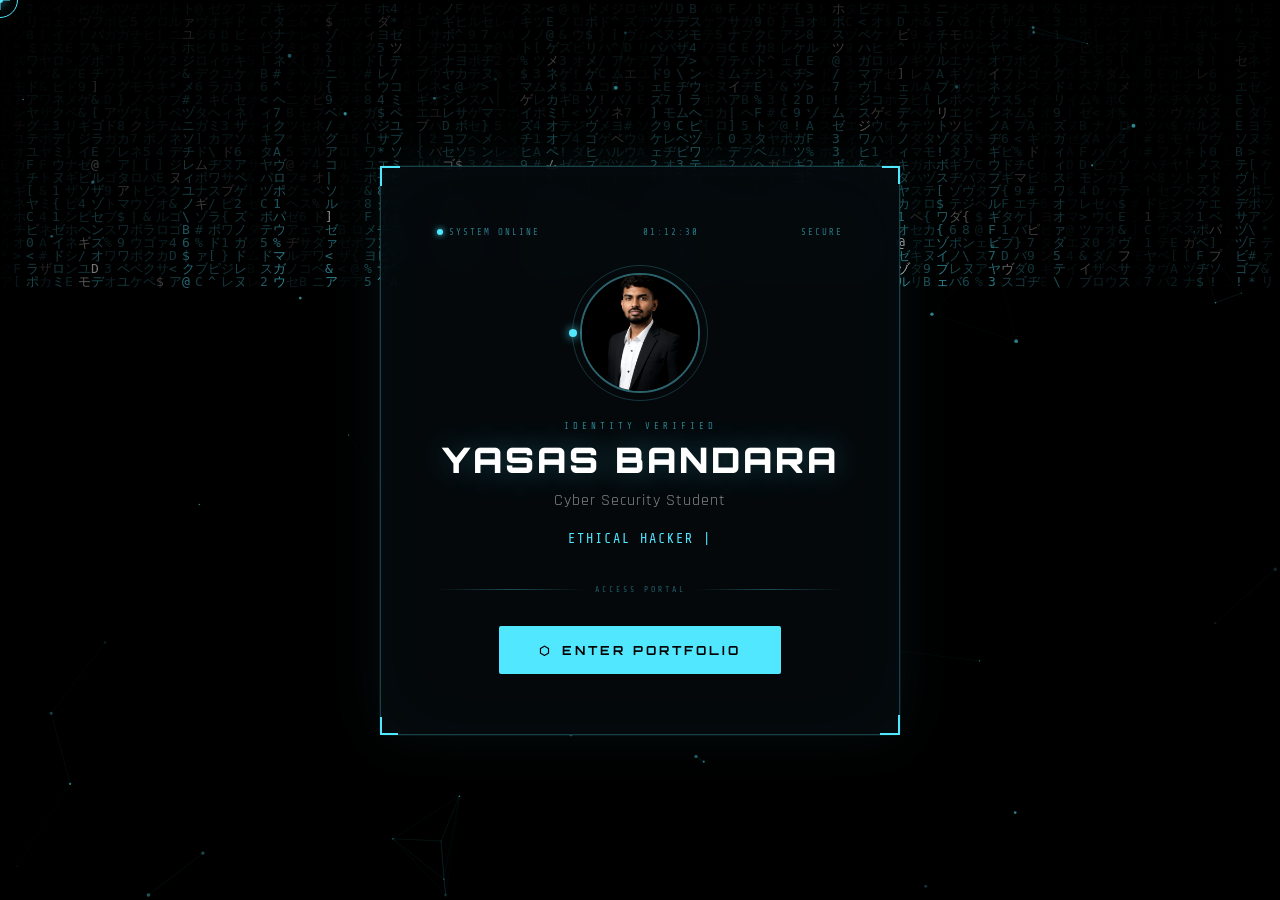
<file: index.html>
<!DOCTYPE html>
<html lang="en">
<head>
  <meta charset="UTF-8">
  <meta name="viewport" content="width=device-width, initial-scale=1.0">
  <title>Yasas Bandara</title>
  <link href="https://fonts.googleapis.com/css2?family=Share+Tech+Mono&family=Orbitron:wght@400;700;900&family=Rajdhani:wght@300;400;600&display=swap" rel="stylesheet">
  <link rel="stylesheet" href="style.css">
</head>
<body>

<!-- Cursors -->
<div id="cursor-outer"></div>
<div id="cursor-inner"></div>
<div id="cursor-crosshair"></div>

<!-- BG layers -->
<canvas id="matrixCanvas"></canvas>
<canvas id="particleCanvas"></canvas>
<div class="vignette"></div>
<div class="scanlines"></div>

<!-- Card -->
<div class="wrapper">
  <div class="card">
    <div class="corner-br"></div>
    <div class="corner-tr"></div>

    <div class="status-bar">
      <span><span class="status-dot"></span>SYSTEM ONLINE</span>
      <span id="liveTime">00:00:00</span>
      <span>SECURE</span>
    </div>

    <div class="avatar-wrap">
      <img src="Gemini_Generated_Image_unk3enunk3enunk3.png" alt="Yasas Bandara">
      <div class="avatar-ring"></div>
      <div class="avatar-scan"></div>
    </div>

    <div class="sys-label">IDENTITY VERIFIED</div>
    <div class="name">YASAS BANDARA</div>
    <div class="tagline">Cyber Security Student</div>

    <div class="type-wrap" id="typeTarget"></div>

    <div class="divider"><span>ACCESS PORTAL</span></div>

    <button class="btn" onclick="enterSite()">
      <span class="btn-icon">⬡</span>
      ENTER PORTFOLIO
    </button>

<!-- Loader -->
<div id="loader">
  <div class="loader-inner">
    <div class="loader-title" data-text="LOADING...">LOADING...</div>
    <div class="loader-log" id="loaderLog">Initializing...</div>
    <div class="progress-track"><div id="progressFill"></div></div>
    <div id="progressPct">0%</div>
  </div>
</div>

<script src="script.js"></script>
</body>
</html>
</file>
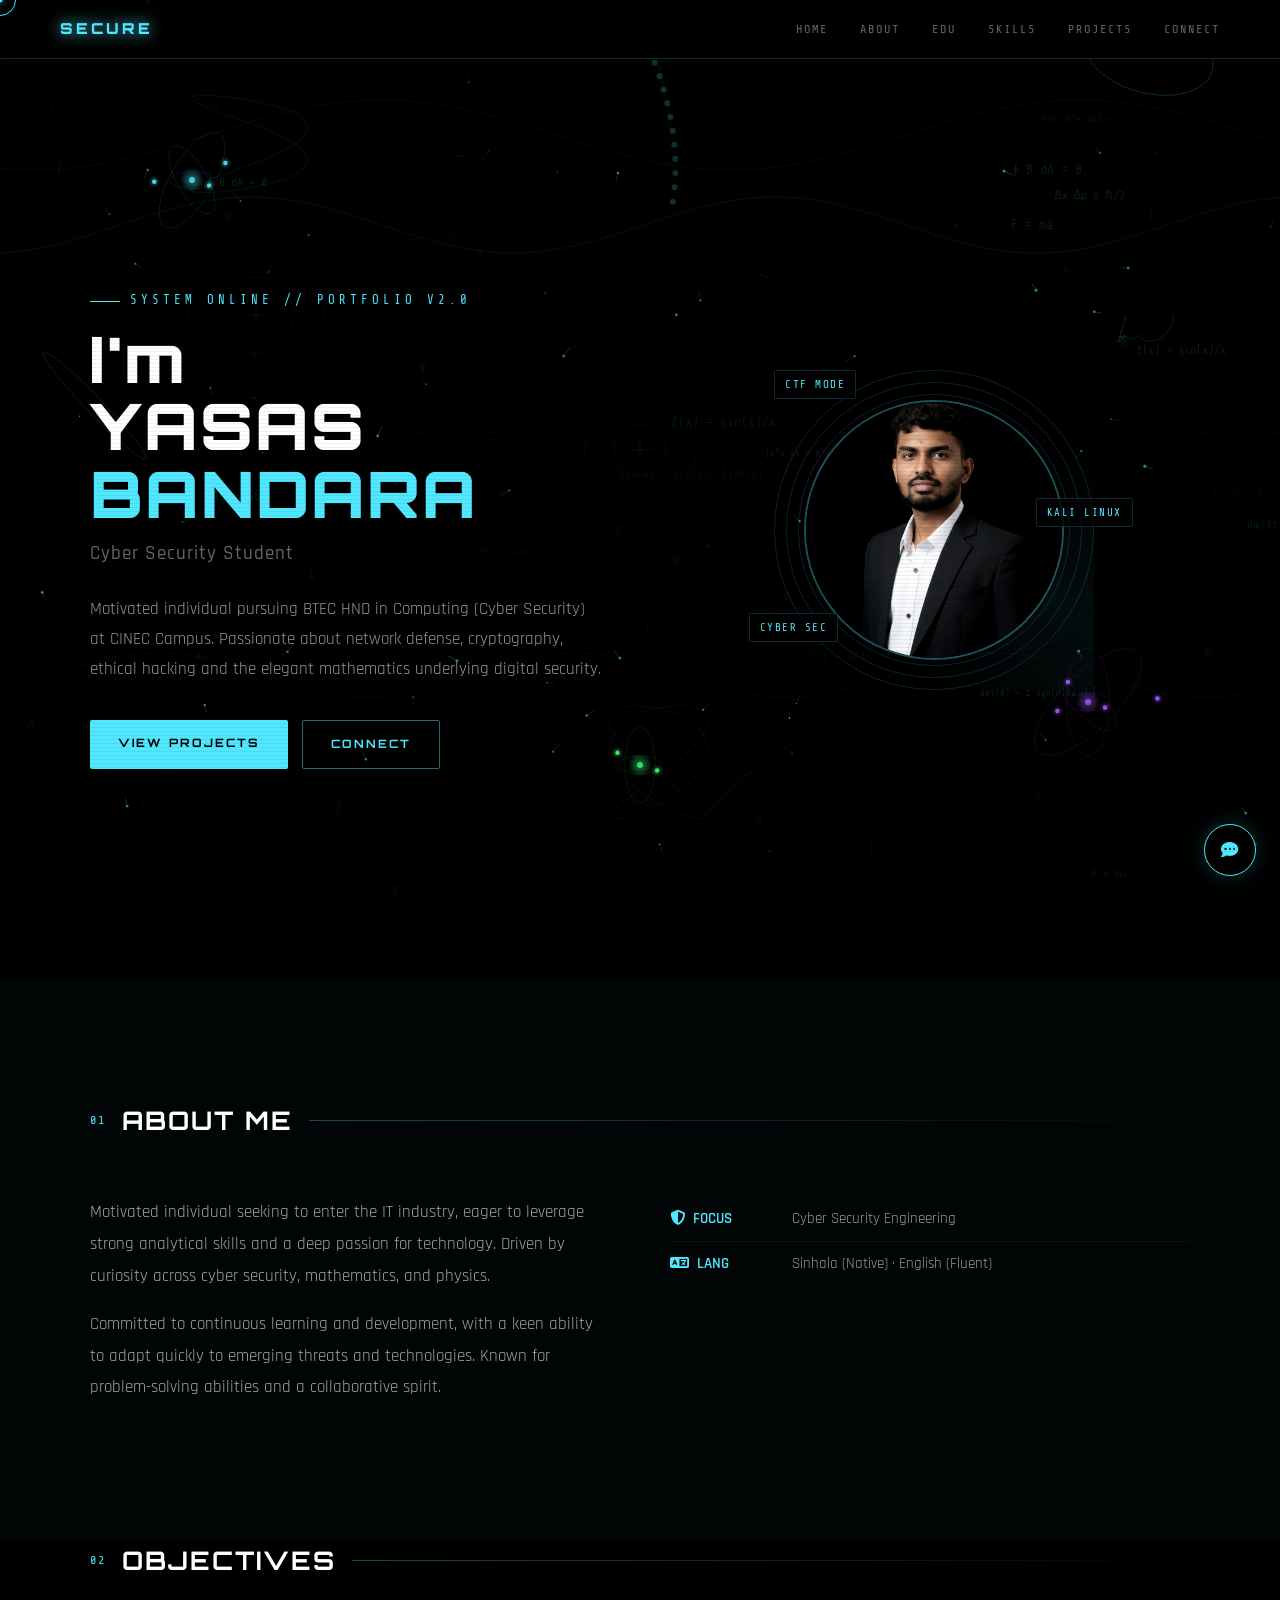
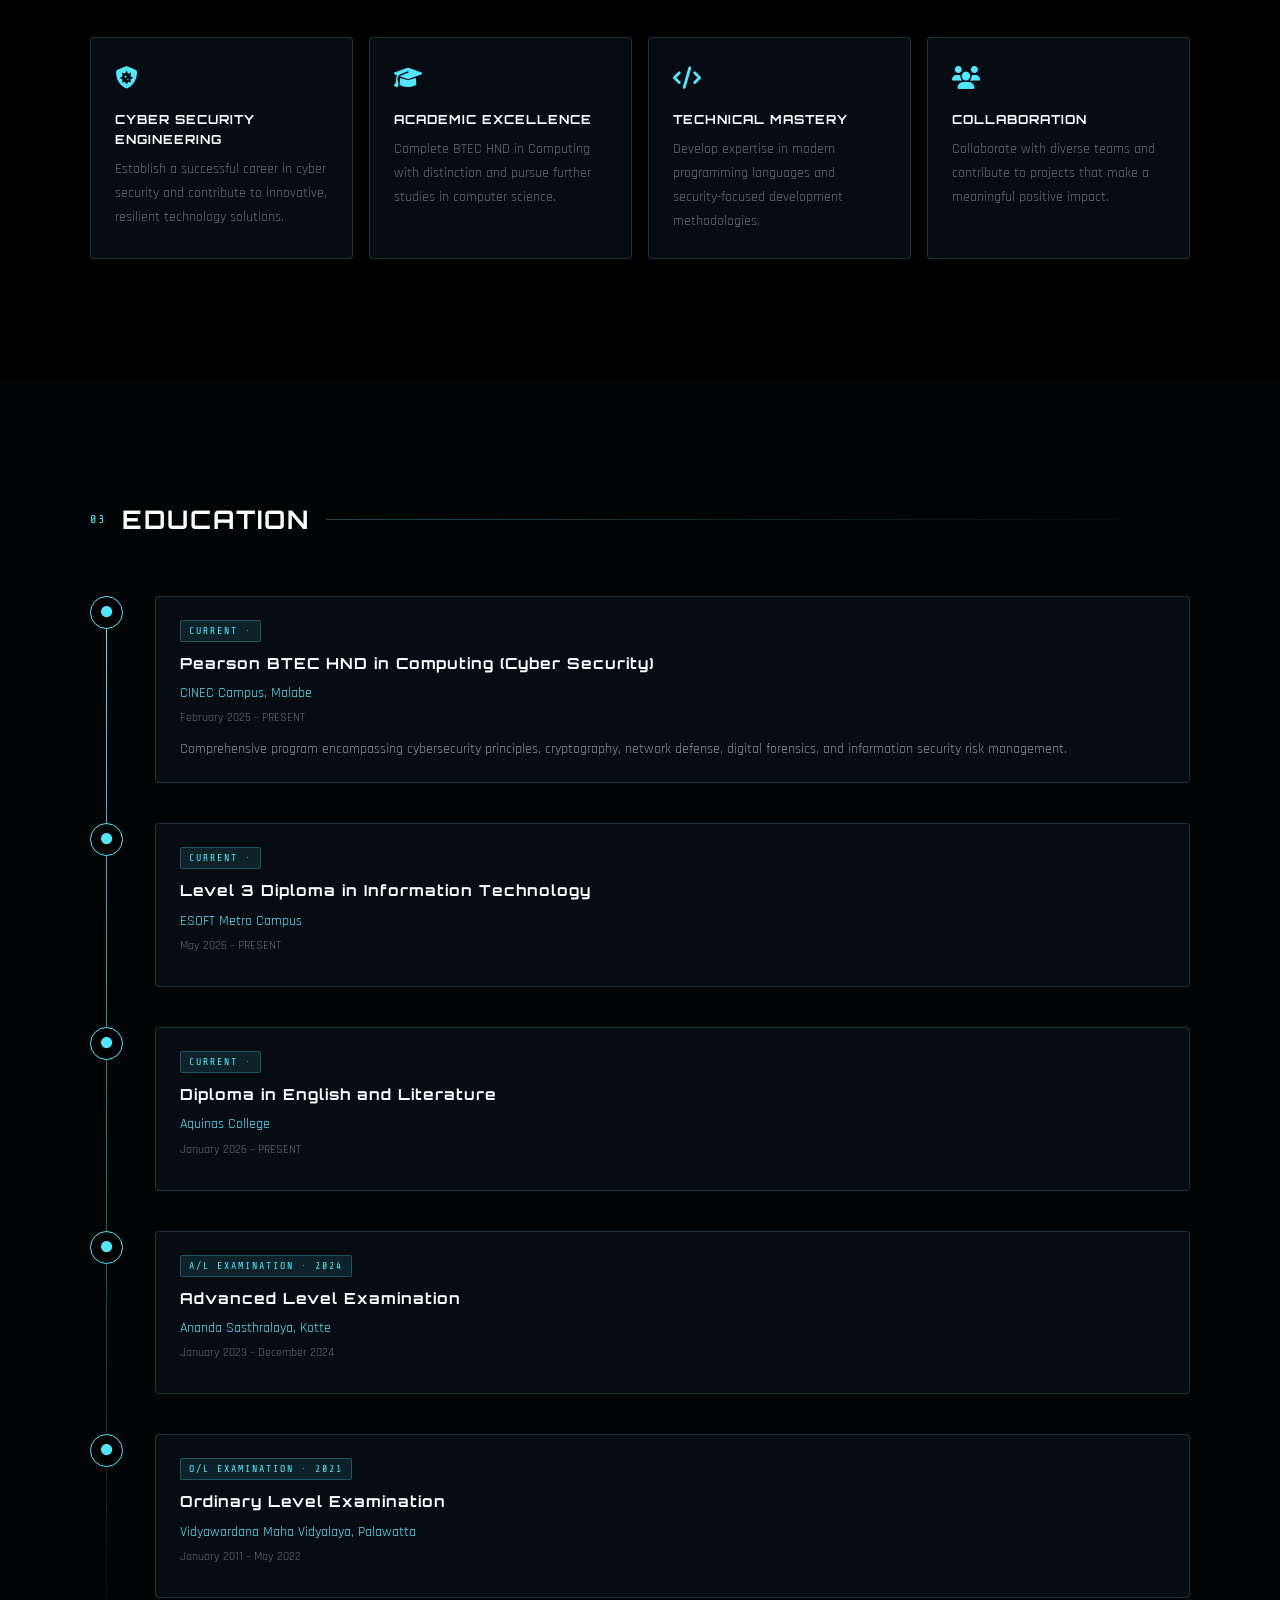
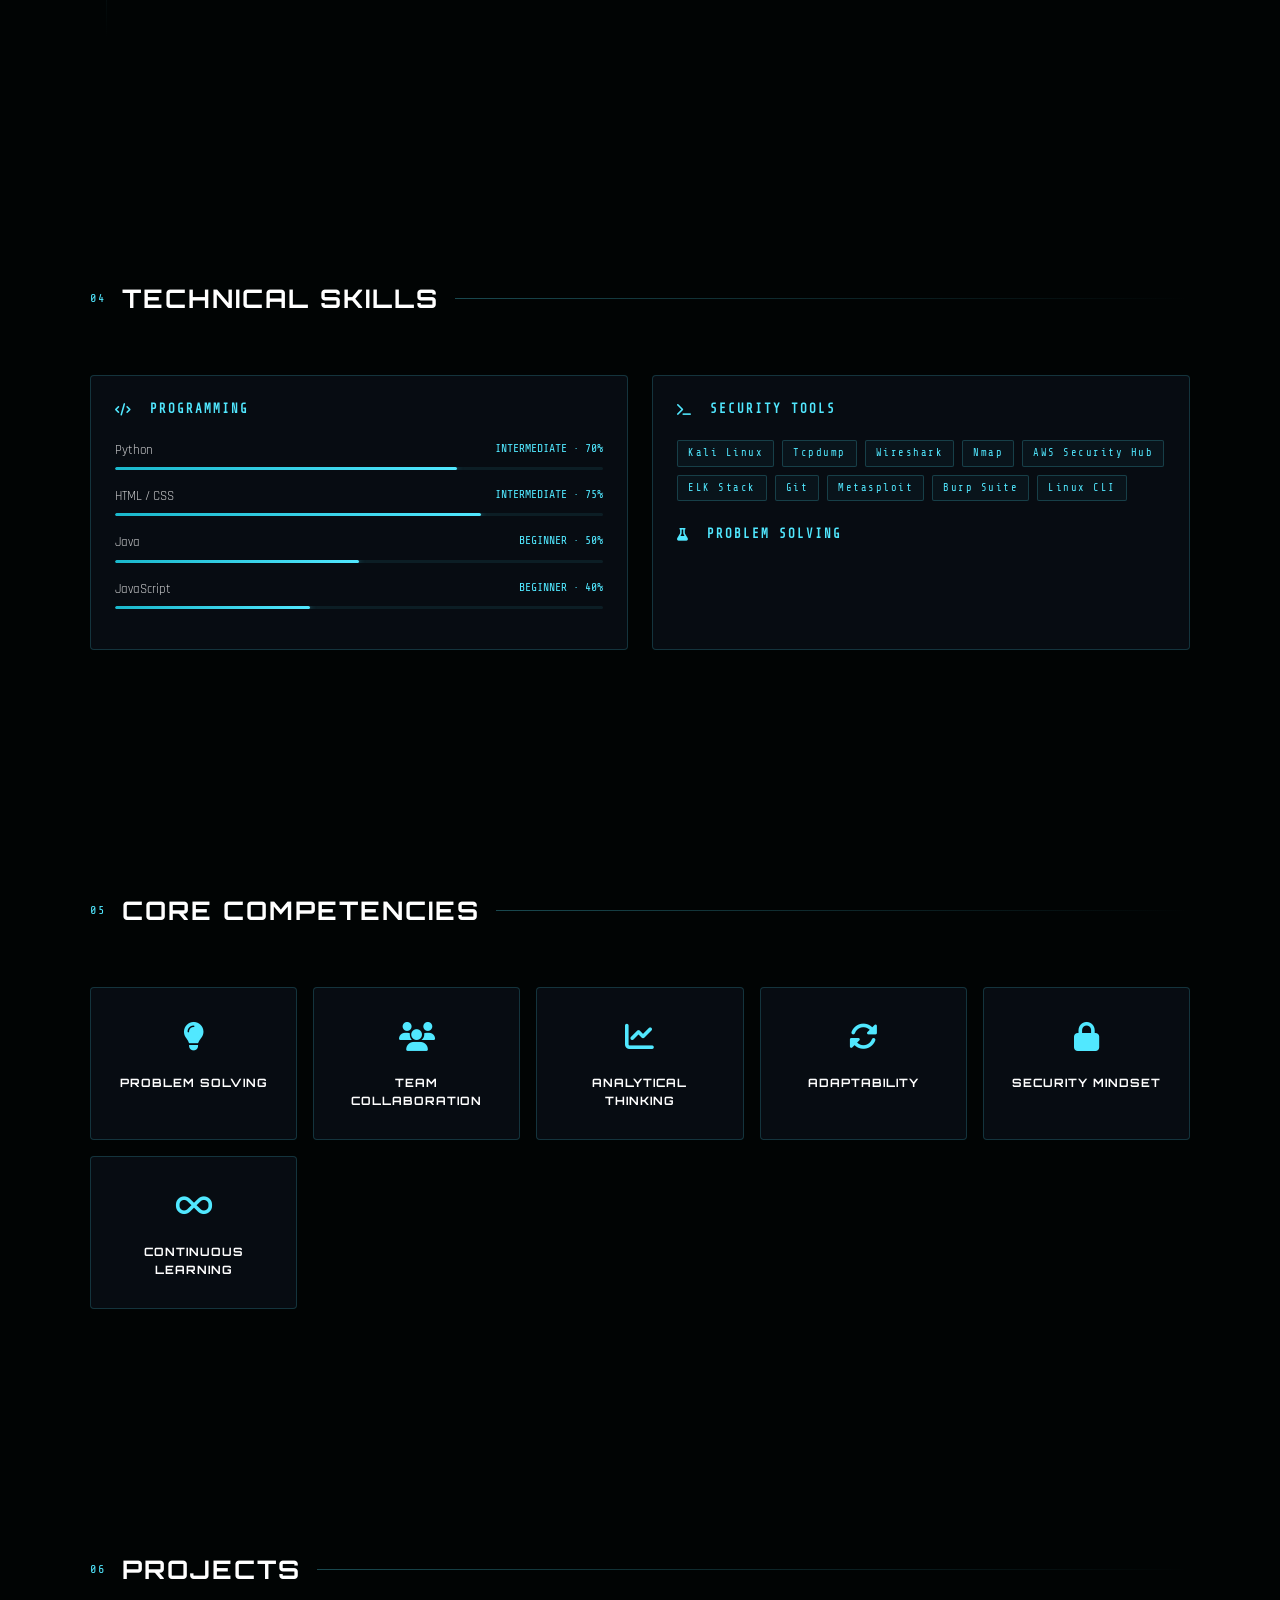
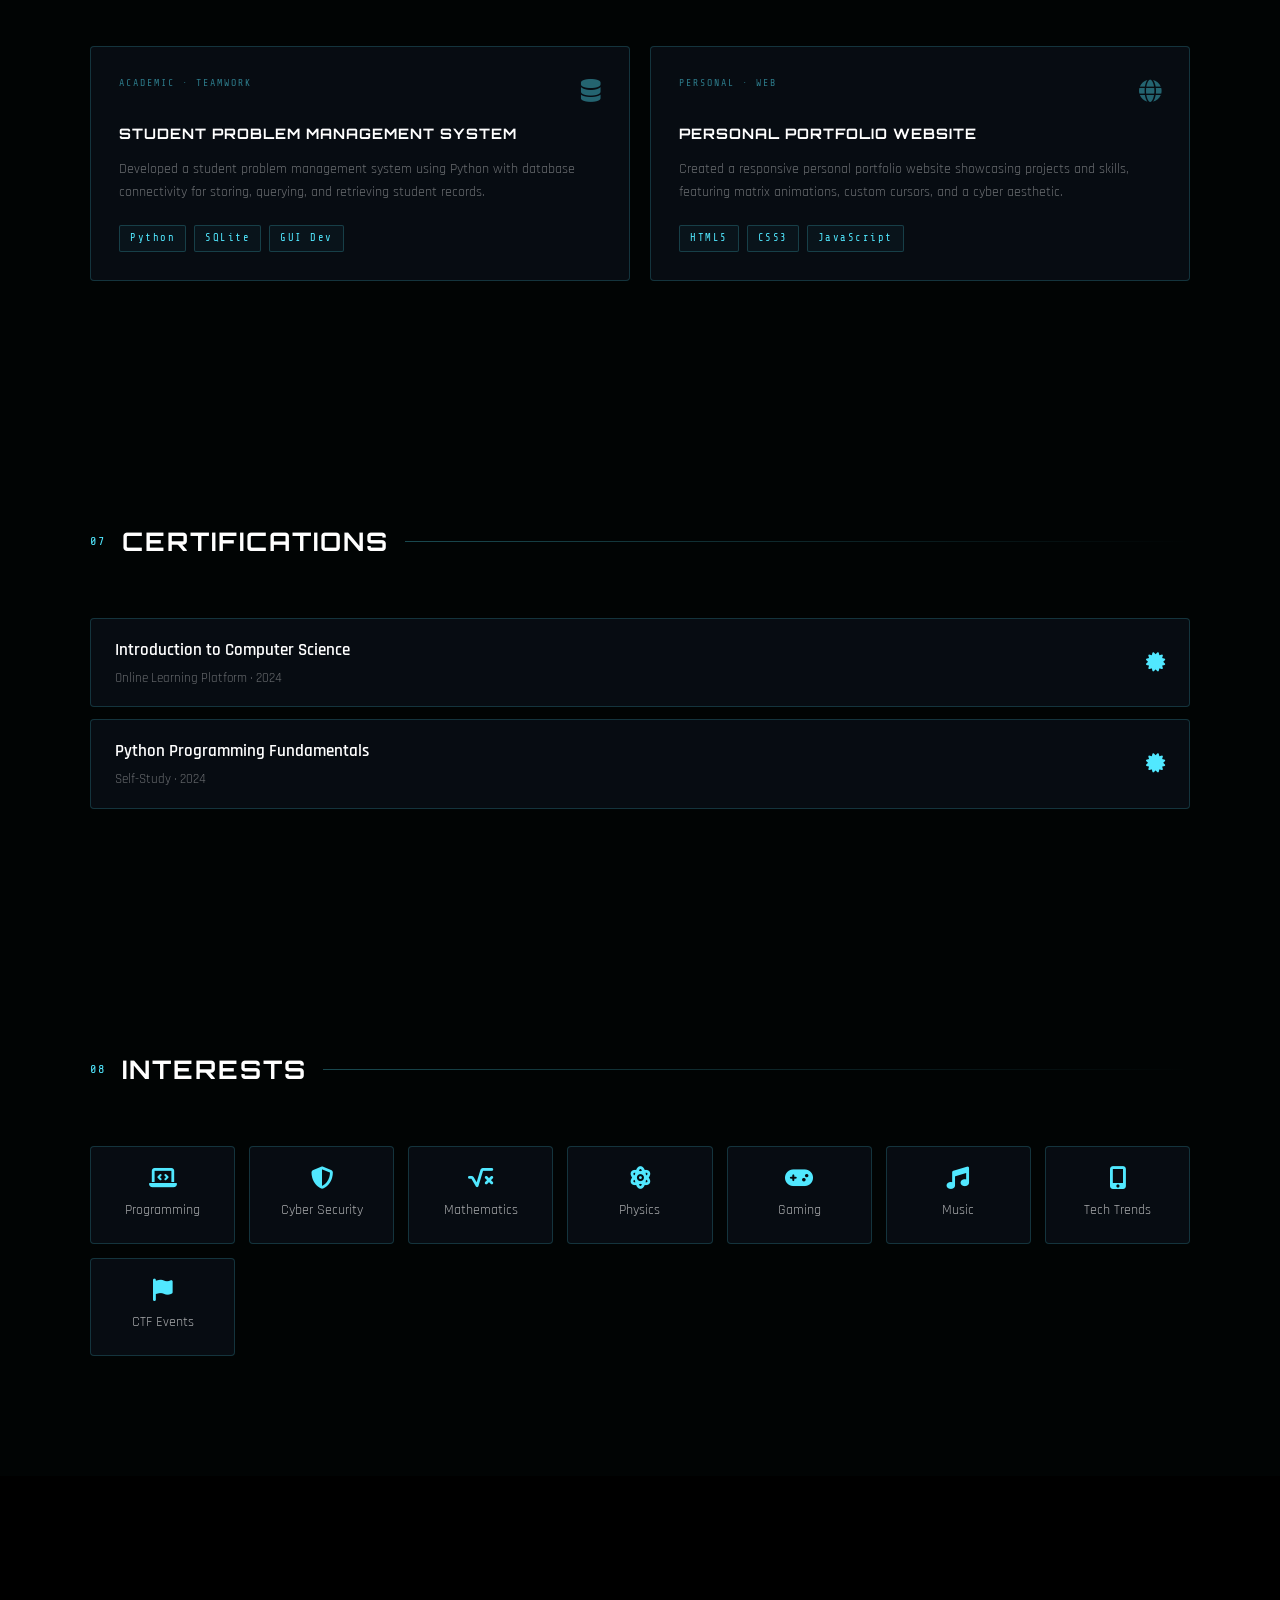
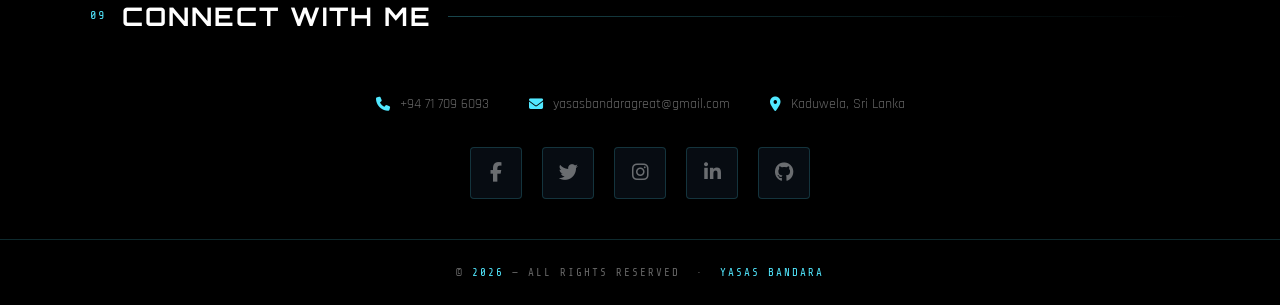
<file: Profile.html>
<!DOCTYPE html>
<html lang="en">
<head>
  <meta charset="UTF-8">
  <meta name="viewport" content="width=device-width, initial-scale=1.0">
  <title>Yasas Bandara — Portfolio</title>
  <link href="https://fonts.googleapis.com/css2?family=Share+Tech+Mono&family=Orbitron:wght@400;700;900&family=Rajdhani:wght@300;400;500;600;700&display=swap" rel="stylesheet">
  <link rel="stylesheet" href="https://cdn.jsdelivr.net/npm/@fortawesome/fontawesome-free@6.4.0/css/all.min.css">
  <link rel="stylesheet" href="style_profile.css">
</head>
<body>

<!-- Cursors -->
<div id="cur-o"></div>
<div id="cur-i"></div>

<!-- BG canvas -->
<canvas id="bgCanvas"></canvas>

<!-- NAV -->
<nav>
  <div class="nav-logo">SECURE</div>
  <div class="ham" id="ham" onclick="toggleMenu()">
    <span></span><span></span><span></span>
  </div>
  <ul class="nav-links" id="navLinks">
    <li><a href="#hero">HOME</a></li>
    <li><a href="#about">ABOUT</a></li>
    <li><a href="#education">EDU</a></li>
    <li><a href="#skills">SKILLS</a></li>
    <li><a href="#projects">PROJECTS</a></li>
    <li><a href="#connect">CONNECT</a></li>
  </ul>
</nav>

<main>

<!-- ── HERO ── -->
<section id="hero">
  <div class="hero-inner">
    <div class="hero-text">
      <div class="hero-tag">SYSTEM ONLINE // PORTFOLIO V2.0</div>
      <h1 class="hero-name">I'm<br>YASAS<br><span>BANDARA</span></h1>
      <div class="hero-title">Cyber Security Student</div>
      <p class="hero-desc">
        Motivated individual pursuing BTEC HND in Computing (Cyber Security) at CINEC Campus.
        Passionate about network defense, cryptography, ethical hacking and the elegant mathematics underlying digital security.
      </p>
      <div class="hero-btns">
        <a href="#projects" class="btn-primary">VIEW PROJECTS</a>
        <a href="#connect" class="btn-outline">CONNECT</a>
      </div>
    </div>
    <div class="hero-visual">
      <div class="hex-wrap">
        <div class="hex-bg"></div>
        <div class="hex-ring"></div>
        <div class="hex-ring"></div>
        <div class="hex-ring"></div>
        <div class="avatar-hex">
          <img src="Gemini_Generated_Image_unk3enunk3enunk3.png" alt="Yasas Bandara">
          <div class="avatar-scan-line"></div>
        </div>
        <div class="float-tag">CYBER SEC</div>
        <div class="float-tag">KALI LINUX</div>
        <div class="float-tag">CTF MODE</div>
      </div>
    </div>
  </div>
</section>

<!-- ── ABOUT ── -->
<section id="about">
  <div class="section-inner">
    <div class="sec-head reveal">
      <span class="sec-num">01</span>
      <h2 class="sec-title">ABOUT ME</h2>
      <div class="sec-line"></div>
    </div>
    <div class="about-grid reveal">
      <div class="about-text">
        <p>Motivated individual seeking to enter the IT industry, eager to leverage strong analytical skills and a deep passion for technology. Driven by curiosity across cyber security, mathematics, and physics.</p>
        <p>Committed to continuous learning and development, with a keen ability to adapt quickly to emerging threats and technologies. Known for problem-solving abilities and a collaborative spirit.</p>
      </div>
      <div>
        <ul class="info-list">
          <li><span class="info-key"><i class="fas fa-shield-alt"></i> &nbsp;FOCUS</span><span class="info-val">Cyber Security Engineering</span></li>
          <li><span class="info-key"><i class="fas fa-language"></i> &nbsp;LANG</span><span class="info-val">Sinhala (Native) · English (Fluent)</span></li>
        </ul>
      </div>
    </div>
  </div>
</section>

<!-- ── OBJECTIVES ── -->
<section id="objectives" style="padding-top:0">
  <div class="section-inner">
    <div class="sec-head reveal">
      <span class="sec-num">02</span>
      <h2 class="sec-title">OBJECTIVES</h2>
      <div class="sec-line"></div>
    </div>
    <div class="obj-grid reveal">
      <div class="obj-card">
        <div class="obj-icon"><i class="fas fa-shield-virus"></i></div>
        <h3>CYBER SECURITY ENGINEERING</h3>
        <p>Establish a successful career in cyber security and contribute to innovative, resilient technology solutions.</p>
      </div>
      <div class="obj-card">
        <div class="obj-icon"><i class="fas fa-graduation-cap"></i></div>
        <h3>ACADEMIC EXCELLENCE</h3>
        <p>Complete BTEC HND in Computing with distinction and pursue further studies in computer science.</p>
      </div>
      <div class="obj-card">
        <div class="obj-icon"><i class="fas fa-code"></i></div>
        <h3>TECHNICAL MASTERY</h3>
        <p>Develop expertise in modern programming languages and security-focused development methodologies.</p>
      </div>
      <div class="obj-card">
        <div class="obj-icon"><i class="fas fa-users"></i></div>
        <h3>COLLABORATION</h3>
        <p>Collaborate with diverse teams and contribute to projects that make a meaningful positive impact.</p>
      </div>
    </div>
  </div>
</section>

<!-- ── EDUCATION ── -->
<section id="education">
  <div class="section-inner">
    <div class="sec-head reveal">
      <span class="sec-num">03</span>
      <h2 class="sec-title">EDUCATION</h2>
      <div class="sec-line"></div>
    </div>
    <div class="edu-timeline">

      <div class="edu-item reveal">
        <div class="edu-dot"><i class="fas fa-circle"></i></div>
        <div class="edu-card">
          <div class="edu-badge">CURRENT ·</div>
          <h3>Pearson BTEC HND in Computing (Cyber Security)</h3>
          <div class="edu-inst">CINEC Campus, Malabe</div>
          <div class="edu-date">February 2025 – PRESENT</div>
          <div class="edu-desc">Comprehensive program encompassing cybersecurity principles, cryptography, network defense, digital forensics, and information security risk management.</div>
        </div>
      </div>

      <div class="edu-item reveal">
        <div class="edu-dot"><i class="fas fa-circle"></i></div>
        <div class="edu-card">
          <div class="edu-badge">CURRENT ·</div>
          <h3>Level 3 Diploma in Information Technology</h3>
          <div class="edu-inst">ESOFT Metro Campus</div>
          <div class="edu-date">May 2026 – PRESENT</div>
        </div>
      </div>

      <div class="edu-item reveal">
        <div class="edu-dot"><i class="fas fa-circle"></i></div>
        <div class="edu-card">
          <div class="edu-badge">CURRENT ·</div>
          <h3>Diploma in English and Literature</h3>
          <div class="edu-inst">Aquinas College</div>
          <div class="edu-date">January 2026 – PRESENT</div>
        </div>
      </div>

      <div class="edu-item reveal">
        <div class="edu-dot"><i class="fas fa-circle"></i></div>
        <div class="edu-card">
          <div class="edu-badge">A/L EXAMINATION · 2024</div>
          <h3>Advanced Level Examination</h3>
          <div class="edu-inst">Ananda Sasthralaya, Kotte</div>
          <div class="edu-date">January 2023 – December 2024</div>
        </div>
      </div>

      <div class="edu-item reveal">
        <div class="edu-dot"><i class="fas fa-circle"></i></div>
        <div class="edu-card">
          <div class="edu-badge">O/L EXAMINATION · 2021</div>
          <h3>Ordinary Level Examination</h3>
          <div class="edu-inst">Vidyawardana Maha Vidyalaya, Palawatta</div>
          <div class="edu-date">January 2011 – May 2022</div>
        </div>
      </div>

    </div>
  </div>
</section>

<!-- ── SKILLS ── -->
<section id="skills" style="background:rgba(81,232,255,0.015)">
  <div class="section-inner">
    <div class="sec-head reveal">
      <span class="sec-num">04</span>
      <h2 class="sec-title">TECHNICAL SKILLS</h2>
      <div class="sec-line"></div>
    </div>
    <div class="skills-grid reveal">
      <div class="skill-box">
        <h3><i class="fas fa-code"></i> &nbsp;PROGRAMMING</h3>
        <div class="skill-row">
          <div class="skill-info"><span class="skill-name">Python</span><span class="skill-level">INTERMEDIATE · 70%</span></div>
          <div class="skill-track"><div class="skill-fill" data-w="70"></div></div>
        </div>
        <div class="skill-row">
          <div class="skill-info"><span class="skill-name">HTML / CSS</span><span class="skill-level">INTERMEDIATE · 75%</span></div>
          <div class="skill-track"><div class="skill-fill" data-w="75"></div></div>
        </div>
        <div class="skill-row">
          <div class="skill-info"><span class="skill-name">Java</span><span class="skill-level">BEGINNER · 50%</span></div>
          <div class="skill-track"><div class="skill-fill" data-w="50"></div></div>
        </div>
        <div class="skill-row">
          <div class="skill-info"><span class="skill-name">JavaScript</span><span class="skill-level">BEGINNER · 40%</span></div>
          <div class="skill-track"><div class="skill-fill" data-w="40"></div></div>
        </div>
      </div>
      <div class="skill-box">
        <h3><i class="fas fa-terminal"></i> &nbsp;SECURITY TOOLS</h3>
        <div class="tool-pills">
          <span class="pill">Kali Linux</span>
          <span class="pill">Tcpdump</span>
          <span class="pill">Wireshark</span>
          <span class="pill">Nmap</span>
          <span class="pill">AWS Security Hub</span>
          <span class="pill">ELK Stack</span>
          <span class="pill">Git</span>
          <span class="pill">Metasploit</span>
          <span class="pill">Burp Suite</span>
          <span class="pill">Linux CLI</span>
        </div>
        <h3 style="margin-top:24px"><i class="fas fa-flask"></i> &nbsp;PROBLEM SOLVING</h3>
      </div>
    </div>
  </div>
</section>

<!-- ── COMPETENCIES ── -->
<section id="competencies">
  <div class="section-inner">
    <div class="sec-head reveal">
      <span class="sec-num">05</span>
      <h2 class="sec-title">CORE COMPETENCIES</h2>
      <div class="sec-line"></div>
    </div>
    <div class="comp-grid reveal">
      <div class="comp-card">
        <div class="comp-icon"><i class="fas fa-lightbulb"></i></div>
        <h3>PROBLEM SOLVING</h3>
      </div>
      <div class="comp-card">
        <div class="comp-icon"><i class="fas fa-users"></i></div>
        <h3>TEAM COLLABORATION</h3>
      </div>
      <div class="comp-card">
        <div class="comp-icon"><i class="fas fa-chart-line"></i></div>
        <h3>ANALYTICAL THINKING</h3>
      </div>
      <div class="comp-card">
        <div class="comp-icon"><i class="fas fa-sync-alt"></i></div>
        <h3>ADAPTABILITY</h3>
      </div>
      <div class="comp-card">
        <div class="comp-icon"><i class="fas fa-lock"></i></div>
        <h3>SECURITY MINDSET</h3>
      </div>
      <div class="comp-card">
        <div class="comp-icon"><i class="fas fa-infinity"></i></div>
        <h3>CONTINUOUS LEARNING</h3>
      </div>
    </div>
  </div>
</section>

<!-- ── PROJECTS ── -->
<section id="projects" style="background:rgba(81,232,255,0.015)">
  <div class="section-inner">
    <div class="sec-head reveal">
      <span class="sec-num">06</span>
      <h2 class="sec-title">PROJECTS</h2>
      <div class="sec-line"></div>
    </div>
    <div class="proj-grid reveal">
      <div class="proj-card">
        <div class="proj-top">
          <span class="proj-type">ACADEMIC · TEAMWORK</span>
          <span class="proj-icon"><i class="fas fa-database"></i></span>
        </div>
        <h3>STUDENT PROBLEM MANAGEMENT SYSTEM</h3>
        <p class="proj-desc">Developed a student problem management system using Python with database connectivity for storing, querying, and retrieving student records.</p>
        <div class="tool-pills">
          <span class="pill">Python</span>
          <span class="pill">SQLite</span>
          <span class="pill">GUI Dev</span>
        </div>
      </div>
      <div class="proj-card">
        <div class="proj-top">
          <span class="proj-type">PERSONAL · WEB</span>
          <span class="proj-icon"><i class="fas fa-globe"></i></span>
        </div>
        <h3>PERSONAL PORTFOLIO WEBSITE</h3>
        <p class="proj-desc">Created a responsive personal portfolio website showcasing projects and skills, featuring matrix animations, custom cursors, and a cyber aesthetic.</p>
        <div class="tool-pills">
          <span class="pill">HTML5</span>
          <span class="pill">CSS3</span>
          <span class="pill">JavaScript</span>
        </div>
      </div>
    </div>
  </div>
</section>

<!-- ── CERTIFICATIONS ── -->
<section id="certifications">
  <div class="section-inner">
    <div class="sec-head reveal">
      <span class="sec-num">07</span>
      <h2 class="sec-title">CERTIFICATIONS</h2>
      <div class="sec-line"></div>
    </div>
    <div class="cert-list reveal">
      <div class="cert-item">
        <div class="cert-info">
          <h3>Introduction to Computer Science</h3>
          <p>Online Learning Platform · 2024</p>
        </div>
        <i class="fas fa-certificate cert-icon"></i>
      </div>
      <div class="cert-item">
        <div class="cert-info">
          <h3>Python Programming Fundamentals</h3>
          <p>Self-Study · 2024</p>
        </div>
        <i class="fas fa-certificate cert-icon"></i>
      </div>
    </div>
  </div>
</section>

<!-- ── INTERESTS ── -->
<section id="interests">
  <div class="section-inner">
    <div class="sec-head reveal">
      <span class="sec-num">08</span>
      <h2 class="sec-title">INTERESTS</h2>
      <div class="sec-line"></div>
    </div>
    <div class="int-grid reveal">
      <div class="int-card"><i class="fas fa-laptop-code"></i><span>Programming</span></div>
      <div class="int-card"><i class="fas fa-shield-alt"></i><span>Cyber Security</span></div>
      <div class="int-card"><i class="fas fa-square-root-alt"></i><span>Mathematics</span></div>
      <div class="int-card"><i class="fas fa-atom"></i><span>Physics</span></div>
      <div class="int-card"><i class="fas fa-gamepad"></i><span>Gaming</span></div>
      <div class="int-card"><i class="fas fa-music"></i><span>Music</span></div>
      <div class="int-card"><i class="fas fa-mobile-alt"></i><span>Tech Trends</span></div>
      <div class="int-card"><i class="fas fa-flag"></i><span>CTF Events</span></div>
    </div>
  </div>
</section>

<!-- ── CONNECT ── -->
<section id="connect">
  <div class="section-inner">
    <div class="sec-head reveal" style="justify-content:center">
      <span class="sec-num">09</span>
      <h2 class="sec-title">CONNECT WITH ME</h2>
      <div class="sec-line"></div>
    </div>
    <div class="contact-info reveal">
      <div class="contact-item"><i class="fas fa-phone"></i> +94 71 709 6093</div>
      <div class="contact-item"><i class="fas fa-envelope"></i> yasasbandaragreat@gmail.com</div>
      <div class="contact-item"><i class="fas fa-map-marker-alt"></i> Kaduwela, Sri Lanka</div>
    </div>
    <div class="social-row reveal">
      <a href="https://facebook.com/ft.Y.xhQn" class="social-link" target="_blank"><i class="fab fa-facebook-f"></i></a>
      <a href="https://twitter.com/Yasas_05" class="social-link" target="_blank"><i class="fab fa-twitter"></i></a>
      <a href="https://instagram.com/_yasas._/" class="social-link" target="_blank"><i class="fab fa-instagram"></i></a>
      <a href="https://linkedin.com/in/yohan-yasas-a61885256" class="social-link" target="_blank"><i class="fab fa-linkedin-in"></i></a>
      <a href="https://github.com/yasasbandara-creator" class="social-link" target="_blank"><i class="fab fa-github"></i></a>
    </div>
  </div>
</section>

</main>

<!-- ── FOOTER ── -->
<footer>
  <p>© <span id="yr"></span> — ALL RIGHTS RESERVED &nbsp;·&nbsp; <span>YASAS BANDARA</span></p>
</footer>

<!-- Floating Contact -->
<button id="contactBtn" title="Contact Me"><i class="fas fa-comment-dots"></i></button>
<div id="contactPopup">
  <h3>// CONTACT ME</h3>
  <form id="contactForm" action="https://formspree.io/f/maqnvrjv" method="POST">
    <input type="text" name="website" style="display:none" tabindex="-1" autocomplete="off">
    <input type="text" name="name" placeholder="Your Name" required>
    <input type="email" name="email" placeholder="Your Email" required>
    <textarea name="message" placeholder="Your Message" required></textarea>
    <div class="popup-row">
      <button type="submit" class="send">SEND</button>
      <button type="button" class="close-btn" onclick="toggleContact()">CLOSE</button>
    </div>
  </form>
</div>

<div id="backTop" onclick="window.scrollTo({top:0,behavior:'smooth'})"><i class="fas fa-chevron-up"></i></div>

<script src="script_profile.js"></script>
</body>
</html>
</file>
<file: style.css>
:root {
      --cyan: #51e8ff;
      --white: #ffffff;
      --black: #000000;
      --dark: #050a0e;
      --darker: #020507;
      --cyan-dim: rgba(81,232,255,0.12);
      --cyan-glow: rgba(81,232,255,0.5);
    }

    * { margin: 0; padding: 0; box-sizing: border-box; }

    html, body {
      width: 100%; height: 100%;
      overflow: hidden;
      background: var(--black);
      font-family: 'Share Tech Mono', monospace;
      cursor: none;
    }

    /* ── CUSTOM CURSOR ── */
    #cursor-outer {
      position: fixed; width: 36px; height: 36px;
      border: 1.5px solid var(--cyan);
      border-radius: 50%;
      pointer-events: none; z-index: 99999;
      transform: translate(-50%,-50%);
      transition: transform .12s ease, width .2s, height .2s, opacity .2s;
      mix-blend-mode: screen;
    }
    #cursor-inner {
      position: fixed; width: 6px; height: 6px;
      background: var(--cyan);
      border-radius: 50%;
      pointer-events: none; z-index: 99999;
      transform: translate(-50%,-50%);
      box-shadow: 0 0 10px var(--cyan), 0 0 20px var(--cyan);
      transition: transform .04s ease;
    }
    #cursor-crosshair {
      position: fixed; pointer-events: none; z-index: 99998;
      transform: translate(-50%,-50%);
      width: 20px; height: 20px;
    }
    #cursor-crosshair::before, #cursor-crosshair::after {
      content: ''; position: absolute;
      background: rgba(81,232,255,0.5);
    }
    #cursor-crosshair::before { width: 1px; height: 20px; left: 50%; top: 0; }
    #cursor-crosshair::after  { height: 1px; width: 20px; top: 50%; left: 0; }

    /* ── CANVAS ── */
    #matrixCanvas {
      position: fixed; inset: 0; z-index: 0;
      width: 100%; height: 100%;
    }

    /* ── VIGNETTE ── */
    .vignette {
      position: fixed; inset: 0; z-index: 1;
      background: radial-gradient(ellipse at center, transparent 40%, rgba(0,0,0,0.85) 100%);
      pointer-events: none;
    }

    /* ── SCAN LINES ── */
    .scanlines {
      position: fixed; inset: 0; z-index: 2;
      background: repeating-linear-gradient(
        to bottom,
        transparent 0px, transparent 2px,
        rgba(0,0,0,0.08) 2px, rgba(0,0,0,0.08) 4px
      );
      pointer-events: none;
    }

    /* ── MAIN WRAPPER ── */
    .wrapper {
      position: fixed; inset: 0; z-index: 10;
      display: flex; justify-content: center; align-items: center;
      padding: 20px;
    }

    /* ── CARD ── */
    .card {
      position: relative;
      background: rgba(5,10,14,0.85);
      border: 1px solid rgba(81,232,255,0.25);
      border-radius: 4px;
      padding: clamp(30px, 6vw, 60px) clamp(24px, 5vw, 56px);
      text-align: center;
      max-width: 520px; width: 100%;
      backdrop-filter: blur(20px);
      box-shadow:
        0 0 0 1px rgba(81,232,255,0.08),
        0 0 60px rgba(81,232,255,0.06),
        inset 0 0 80px rgba(81,232,255,0.02);
      animation: cardReveal 1s cubic-bezier(.23,1,.32,1) both;
    }

    @keyframes cardReveal {
      from { opacity: 0; transform: translateY(30px) scale(.97); }
      to   { opacity: 1; transform: translateY(0)    scale(1); }
    }

    /* corner decorations */
    .card::before, .card::after,
    .card .corner-br, .card .corner-tl-inner {
      content: ''; position: absolute; width: 18px; height: 18px;
    }
    .card::before { top: -1px; left: -1px; border-top: 2px solid var(--cyan); border-left: 2px solid var(--cyan); }
    .card::after  { bottom: -1px; right: -1px; border-bottom: 2px solid var(--cyan); border-right: 2px solid var(--cyan); }
    .card .corner-br { bottom: -1px; left: -1px; border-bottom: 2px solid var(--cyan); border-left: 2px solid var(--cyan); }
    .card .corner-tr { top: -1px; right: -1px; border-top: 2px solid var(--cyan); border-right: 2px solid var(--cyan); position: absolute; width: 18px; height: 18px; }

    /* top status bar */
    .status-bar {
      display: flex; justify-content: space-between; align-items: center;
      margin-bottom: clamp(20px, 4vw, 36px);
      font-size: 9px; letter-spacing: 2px; color: rgba(81,232,255,0.5);
    }
    .status-dot {
      width: 6px; height: 6px; border-radius: 50%;
      background: var(--cyan);
      box-shadow: 0 0 6px var(--cyan);
      animation: pulse 2s ease-in-out infinite;
      display: inline-block; margin-right: 6px;
    }
    @keyframes pulse { 0%,100%{opacity:1} 50%{opacity:.3} }

    /* ── AVATAR ── */
    .avatar-wrap {
      position: relative;
      width: clamp(90px, 18vw, 120px);
      height: clamp(90px, 18vw, 120px);
      margin: 0 auto clamp(16px, 3vw, 28px);
    }
    .avatar-wrap img {
      width: 100%; height: 100%;
      border-radius: 50%; object-fit: cover;
      border: 2px solid rgba(81,232,255,0.4);
      position: relative; z-index: 2;
      filter: saturate(0.8) contrast(1.1);
      transition: filter .4s;
    }
    .avatar-wrap:hover img { filter: saturate(1.1) contrast(1.05); }
    .avatar-ring {
      position: absolute; inset: -8px;
      border-radius: 50%;
      border: 1px solid rgba(81,232,255,0.2);
      animation: spin 12s linear infinite;
      z-index: 1;
    }
    .avatar-ring::before {
      content: ''; position: absolute;
      width: 8px; height: 8px; border-radius: 50%;
      background: var(--cyan);
      box-shadow: 0 0 10px var(--cyan);
      top: 50%; left: -4px;
      transform: translateY(-50%);
    }
    @keyframes spin { to { transform: rotate(360deg); } }

    .avatar-scan {
      position: absolute; inset: 0; border-radius: 50%; z-index: 3;
      overflow: hidden; pointer-events: none;
    }
    .avatar-scan::after {
      content: ''; position: absolute;
      width: 100%; height: 2px;
      background: linear-gradient(90deg, transparent, var(--cyan), transparent);
      top: -2px; animation: scanDown 3s ease-in-out infinite;
      opacity: 0.6;
    }
    @keyframes scanDown { 0%{top:-2px} 100%{top:102%} }

    /* ── TEXT ── */
    .sys-label {
      font-size: 9px; letter-spacing: 4px; color: rgba(81,232,255,0.55);
      margin-bottom: 6px; text-transform: uppercase;
    }

    .name {
      font-family: 'Orbitron', monospace;
      font-size: clamp(1.4rem, 5vw, 2.2rem);
      font-weight: 900; color: var(--white);
      letter-spacing: 3px; margin-bottom: 8px;
      text-shadow: 0 0 30px rgba(81,232,255,0.3);
    }

    .tagline {
      font-family: 'Rajdhani', sans-serif;
      font-size: clamp(.8rem, 2.5vw, 1rem);
      color: rgba(255,255,255,0.5);
      letter-spacing: 1px; margin-bottom: clamp(12px, 3vw, 20px);
    }

    /* typing cursor effect */
    .type-wrap {
      font-size: clamp(.7rem, 2vw, .85rem);
      color: var(--cyan); letter-spacing: 2px;
      margin-bottom: clamp(20px, 4vw, 32px);
      min-height: 22px;
    }
    .type-wrap::after {
      content: '|'; animation: blink .7s step-end infinite;
    }
    @keyframes blink { 50%{opacity:0} }

    /* ── DIVIDER ── */
    .divider {
      display: flex; align-items: center; gap: 10px;
      margin-bottom: clamp(20px, 4vw, 32px);
    }
    .divider::before, .divider::after {
      content: ''; flex: 1; height: 1px;
      background: linear-gradient(90deg, transparent, rgba(81,232,255,0.3), transparent);
    }
    .divider span {
      font-size: 8px; letter-spacing: 3px; color: rgba(81,232,255,0.4);
    }

    /* ── BUTTON ── */
    .btn {
      position: relative;
      display: inline-flex; align-items: center; gap: 10px;
      font-family: 'Orbitron', monospace;
      font-size: clamp(.65rem, 2vw, .78rem);
      font-weight: 700; letter-spacing: 3px;
      color: var(--black);
      background: var(--cyan);
      border: none; border-radius: 2px;
      padding: clamp(12px,3vw,16px) clamp(24px,5vw,40px);
      cursor: none; overflow: hidden;
      transition: box-shadow .3s, transform .2s;
      text-transform: uppercase;
    }
    .btn::before {
      content: ''; position: absolute; inset: 0;
      background: linear-gradient(135deg, rgba(255,255,255,0.3), transparent);
      opacity: 0; transition: opacity .3s;
    }
    .btn:hover::before { opacity: 1; }
    .btn:hover {
      box-shadow: 0 0 30px var(--cyan-glow), 0 0 60px rgba(81,232,255,0.2);
      transform: translateY(-2px);
    }
    .btn:active { transform: translateY(0); }
    .btn-icon { font-size: 1em; }

    /* ── FOOTER STATS ── */
    .stats {
      display: flex; justify-content: center; gap: clamp(16px,4vw,36px);
      margin-top: clamp(20px, 4vw, 32px);
      padding-top: clamp(14px, 3vw, 20px);
      border-top: 1px solid rgba(81,232,255,0.1);
    }
    .stat-item { text-align: center; }
    .stat-val {
      font-family: 'Orbitron', monospace;
      font-size: clamp(.9rem, 2.5vw, 1.2rem);
      color: var(--cyan); font-weight: 700;
    }
    .stat-key {
      font-size: 8px; letter-spacing: 2px;
      color: rgba(255,255,255,0.3); margin-top: 2px;
    }

    /* ── LOADER ── */
    #loader {
      position: fixed; inset: 0; z-index: 9999;
      background: var(--black);
      display: none; justify-content: center; align-items: center;
      font-family: 'Share Tech Mono', monospace;
    }
    .loader-inner {
      text-align: center; width: min(360px, 90vw);
    }
    .loader-title {
      font-family: 'Orbitron', monospace;
      font-size: clamp(1.2rem, 4vw, 1.8rem);
      font-weight: 900; color: var(--cyan);
      letter-spacing: 4px;
      text-shadow: 0 0 20px var(--cyan);
      margin-bottom: 8px;
      position: relative;
    }
    .loader-title::before, .loader-title::after {
      content: attr(data-text);
      position: absolute; left: 0; width: 100%; overflow: hidden;
    }
    .loader-title::before { color: #fff; animation: glitchTop .8s infinite; }
    .loader-title::after  { color: var(--cyan); animation: glitchBot .8s infinite; }
    @keyframes glitchTop {
      0%  {clip-path:inset(0 0 85% 0); transform:translate(-2px,-2px);}
      50% {clip-path:inset(0 0 25% 0); transform:translate(2px,2px);}
      100%{clip-path:inset(0 0 85% 0); transform:translate(-2px,-2px);}
    }
    @keyframes glitchBot {
      0%  {clip-path:inset(75% 0 0 0); transform:translate(2px,2px);}
      50% {clip-path:inset(35% 0 0 0); transform:translate(-2px,-2px);}
      100%{clip-path:inset(75% 0 0 0); transform:translate(2px,2px);}
    }
    .loader-log {
      font-size: clamp(.65rem, 2vw, .78rem);
      color: rgba(81,232,255,0.7); letter-spacing: 1.5px;
      margin: 12px 0 16px; min-height: 18px;
    }
    .progress-track {
      width: 100%; height: 3px;
      background: rgba(81,232,255,0.1); border-radius: 2px;
      overflow: hidden; margin-bottom: 10px;
      position: relative;
    }
    .progress-track::before {
      content: '';
      position: absolute; top: 0; left: -60%; width: 60%; height: 100%;
      background: linear-gradient(90deg, transparent, rgba(81,232,255,0.3), transparent);
      animation: shimmer 1.5s linear infinite;
    }
    @keyframes shimmer { to{left:160%} }
    #progressFill {
      height: 100%; width: 0%;
      background: linear-gradient(90deg, rgba(81,232,255,0.5), var(--cyan));
      box-shadow: 0 0 8px var(--cyan);
      transition: width .08s linear;
      position: relative; z-index: 1;
    }
    #progressPct {
      font-size: clamp(.65rem, 2vw, .78rem);
      color: rgba(255,255,255,0.4); letter-spacing: 2px;
    }

    /* Particle field */
    #particleCanvas {
      position: fixed; inset: 0; z-index: 3; pointer-events: none;
    }

    /* Mobile adjustments */
    @media (max-width: 480px) {
      .stats { gap: 20px; }
      .status-bar { font-size: 8px; letter-spacing: 1px; }
    }
</file>
<file: style_profile.css>
:root {
      --cyan: #51e8ff;
      --cyan2: #1ab8cc;
      --white: #ffffff;
      --black: #000000;
      --dark: #05080b;
      --card: rgba(8,14,20,0.92);
      --border: rgba(81,232,255,0.18);
      --border-bright: rgba(81,232,255,0.45);
      --text: rgba(255,255,255,0.85);
      --muted: rgba(255,255,255,0.4);
      --cyan-glow: rgba(81,232,255,0.4);
    }

    *, *::before, *::after { margin:0; padding:0; box-sizing:border-box; }

    html { scroll-behavior: smooth; }

    body {
      background: var(--black);
      color: var(--text);
      font-family: 'Rajdhani', sans-serif;
      font-weight: 400;
      line-height: 1.6;
      cursor: none;
      overflow-x: hidden;
    }

    /* ── CURSOR ── */
    #cur-o, #cur-i {
      position: fixed; border-radius: 50%;
      pointer-events: none; z-index: 99999;
      transform: translate(-50%,-50%);
    }
    #cur-o {
      width: 32px; height: 32px;
      border: 1.5px solid var(--cyan);
      transition: width .2s, height .2s, transform .1s;
      mix-blend-mode: screen;
    }
    #cur-i {
      width: 5px; height: 5px;
      background: var(--cyan);
      box-shadow: 0 0 8px var(--cyan);
      transition: transform .04s;
    }

    /* ── SCANLINES ── */
    body::after {
      content: '';
      position: fixed; inset: 0; z-index: 9000; pointer-events: none;
      background: repeating-linear-gradient(
        to bottom, transparent 0, transparent 3px,
        rgba(0,0,0,0.06) 3px, rgba(0,0,0,0.06) 4px
      );
    }

    /* ── BG particle canvas ── */
    #bgCanvas {
      position: fixed; inset: 0; z-index: 0; pointer-events: none;
    }

    /* ── NAV ── */
    nav {
      position: fixed; top: 0; left: 0; right: 0; z-index: 500;
      display: flex; justify-content: space-between; align-items: center;
      padding: 16px clamp(20px, 5vw, 60px);
      background: rgba(0,0,0,0.7);
      backdrop-filter: blur(20px);
      border-bottom: 1px solid var(--border);
    }
    .nav-logo {
      font-family: 'Orbitron', monospace;
      font-size: clamp(.75rem, 2vw, .95rem);
      font-weight: 900; color: var(--cyan);
      letter-spacing: 3px;
      text-shadow: 0 0 15px var(--cyan);
    }
    .nav-links {
      display: flex; gap: clamp(14px, 3vw, 32px); list-style: none;
    }
    .nav-links a {
      font-family: 'Share Tech Mono', monospace;
      font-size: clamp(.6rem, 1.5vw, .75rem);
      color: var(--muted); text-decoration: none;
      letter-spacing: 2px; text-transform: uppercase;
      transition: color .2s;
      padding: 4px 0;
      position: relative;
    }
    .nav-links a::after {
      content: ''; position: absolute; bottom: 0; left: 0; width: 0; height: 1px;
      background: var(--cyan); transition: width .25s;
    }
    .nav-links a:hover { color: var(--cyan); }
    .nav-links a:hover::after { width: 100%; }

    /* Hamburger for mobile */
    .ham { display: none; flex-direction: column; gap: 5px; cursor: none; z-index: 600; }
    .ham span { display: block; width: 24px; height: 2px; background: var(--cyan); transition: .3s; }
    .ham.open span:nth-child(1){ transform: rotate(45deg) translate(5px,5px); }
    .ham.open span:nth-child(2){ opacity:0; }
    .ham.open span:nth-child(3){ transform: rotate(-45deg) translate(5px,-5px); }

    @media(max-width:640px){
      .ham { display: flex; }
      .nav-links {
        position: fixed; top: 0; right: -100%; bottom: 0; width: 220px;
        flex-direction: column; gap: 30px;
        background: rgba(0,0,0,0.96);
        border-left: 1px solid var(--border);
        padding: 80px 30px 30px;
        transition: right .3s ease;
      }
      .nav-links.open { right: 0; }
      .nav-links a { font-size: .85rem; }
    }

    /* ── MAIN CONTENT ── */
    main { position: relative; z-index: 1; padding-top: 80px; }

    /* ── HERO ── */
    #hero {
      min-height: 100vh;
      display: flex; align-items: center;
      padding: clamp(40px,8vw,100px) clamp(20px,6vw,80px);
    }
    .hero-inner {
      max-width: 1100px; width: 100%;
      margin: 0 auto;
      display: grid;
      grid-template-columns: 1fr 1fr;
      gap: clamp(30px, 6vw, 80px);
      align-items: center;
    }
    @media(max-width:700px){
      .hero-inner { grid-template-columns: 1fr; text-align: center; }
      .hero-visual { order: -1; }
    }

    .hero-tag {
      font-family: 'Share Tech Mono', monospace;
      font-size: clamp(.65rem, 1.5vw, .78rem);
      color: var(--cyan); letter-spacing: 4px;
      margin-bottom: 14px;
      display: flex; align-items: center; gap: 10px;
    }
    @media(max-width:700px){ .hero-tag { justify-content: center; } }
    .hero-tag::before {
      content: ''; width: 30px; height: 1px; background: var(--cyan);
    }
    @media(max-width:700px){ .hero-tag::before { display:none; } }

    .hero-name {
      font-family: 'Orbitron', monospace;
      font-size: clamp(2rem, 6vw, 4rem);
      font-weight: 900; color: var(--white);
      line-height: 1.05; letter-spacing: 2px;
      margin-bottom: 12px;
    }
    .hero-name span { color: var(--cyan); }

    .hero-title {
      font-size: clamp(.9rem, 2.5vw, 1.2rem);
      color: var(--muted); letter-spacing: 1px;
      margin-bottom: 24px; font-weight: 500;
    }

    .hero-desc {
      font-size: clamp(.9rem, 2vw, 1.05rem);
      color: rgba(255,255,255,0.6); line-height: 1.8;
      margin-bottom: 36px;
    }

    .hero-btns {
      display: flex; gap: 14px; flex-wrap: wrap;
    }
    @media(max-width:700px){ .hero-btns { justify-content: center; } }

    .btn-primary {
      font-family: 'Orbitron', monospace;
      font-size: clamp(.6rem, 1.5vw, .72rem);
      font-weight: 700; letter-spacing: 2px;
      color: var(--black); background: var(--cyan);
      border: none; border-radius: 2px;
      padding: 14px 28px; cursor: none;
      transition: box-shadow .3s, transform .2s;
      text-transform: uppercase; text-decoration: none;
    }
    .btn-primary:hover {
      box-shadow: 0 0 25px var(--cyan-glow), 0 0 50px rgba(81,232,255,0.15);
      transform: translateY(-2px);
    }

    .btn-outline {
      font-family: 'Orbitron', monospace;
      font-size: clamp(.6rem, 1.5vw, .72rem);
      font-weight: 700; letter-spacing: 2px;
      color: var(--cyan); background: transparent;
      border: 1px solid var(--border-bright); border-radius: 2px;
      padding: 14px 28px; cursor: none;
      transition: background .25s, box-shadow .3s, transform .2s;
      text-transform: uppercase; text-decoration: none;
    }
    .btn-outline:hover {
      background: rgba(81,232,255,0.07);
      box-shadow: 0 0 20px rgba(81,232,255,0.1);
      transform: translateY(-2px);
    }

    /* Hero visual */
    .hero-visual { display: flex; justify-content: center; align-items: center; }
    .hex-wrap {
      position: relative; width: clamp(200px, 35vw, 320px);
      height: clamp(200px, 35vw, 320px);
    }
    .hex-bg {
      position: absolute; inset: 0;
      background: conic-gradient(from 0deg, transparent 60deg, rgba(81,232,255,0.05) 120deg, transparent 180deg);
      animation: rotateSlow 20s linear infinite;
    }
    @keyframes rotateSlow { to{ transform: rotate(360deg); } }

    .hex-ring {
      position: absolute; inset: 0;
      border: 1px solid rgba(81,232,255,0.15); border-radius: 50%;
    }
    .hex-ring:nth-child(2){ inset: 12px; animation: pulsRing 3s ease-in-out infinite; }
    .hex-ring:nth-child(3){ inset: 24px; animation: pulsRing 3s ease-in-out infinite .5s; }
    @keyframes pulsRing {
      0%,100%{ border-color: rgba(81,232,255,0.1); }
      50%     { border-color: rgba(81,232,255,0.4); }
    }

    .avatar-hex {
      position: absolute; inset: 30px; border-radius: 50%; overflow: hidden;
      border: 2px solid rgba(81,232,255,0.35);
    }
    .avatar-hex img {
      width: 100%; height: 100%; object-fit: cover;
      filter: saturate(0.7) contrast(1.1);
    }
    .avatar-scan-line {
      position: absolute; inset: 0; overflow: hidden; pointer-events: none; border-radius: 50%;
    }
    .avatar-scan-line::after {
      content: ''; position: absolute; width: 100%; height: 2px;
      background: linear-gradient(90deg, transparent, var(--cyan), transparent);
      top: -2px; animation: scan 2.5s ease-in-out infinite; opacity: 0.5;
    }
    @keyframes scan { 0%{top:-2px} 100%{top:102%} }

    /* floating tags */
    .float-tag {
      position: absolute;
      font-family: 'Share Tech Mono', monospace;
      font-size: clamp(.55rem, 1.2vw, .68rem);
      color: var(--cyan);
      background: rgba(0,0,0,0.7);
      border: 1px solid var(--border);
      padding: 5px 10px; border-radius: 2px;
      letter-spacing: 1.5px;
      animation: floatY 4s ease-in-out infinite;
    }
    .float-tag:nth-child(5){ top: 5%; right: -5%; animation-delay: 0s; }
    .float-tag:nth-child(6){ bottom: 15%; left: -8%; animation-delay: 1.5s; }
    .float-tag:nth-child(7){ top: 40%; right: -12%; animation-delay: .8s; }
    @keyframes floatY {
      0%,100%{ transform: translateY(0); }
      50%     { transform: translateY(-8px); }
    }
    @media(max-width:700px){
      .float-tag { display: none; }
    }

    /* ── SECTION WRAPPER ── */
    section { padding: clamp(60px,10vw,120px) clamp(20px,6vw,80px); }
    .section-inner { max-width: 1100px; margin: 0 auto; }

    .sec-head {
      display: flex; align-items: center; gap: 16px;
      margin-bottom: clamp(30px, 5vw, 56px);
    }
    .sec-num {
      font-family: 'Share Tech Mono', monospace;
      font-size: .75rem; color: var(--cyan); letter-spacing: 2px;
    }
    .sec-title {
      font-family: 'Orbitron', monospace;
      font-size: clamp(1.1rem, 3vw, 1.6rem);
      font-weight: 700; color: var(--white); letter-spacing: 2px;
    }
    .sec-line {
      flex: 1; height: 1px;
      background: linear-gradient(90deg, rgba(81,232,255,0.3), transparent);
    }

    /* ── ABOUT ── */
    #about { background: rgba(81,232,255,0.02); }
    .about-grid {
      display: grid; grid-template-columns: 1fr 1fr;
      gap: clamp(24px, 5vw, 60px);
    }
    @media(max-width:680px){ .about-grid { grid-template-columns: 1fr; } }

    .about-text {
      font-size: clamp(.9rem, 2vw, 1.05rem);
      color: rgba(255,255,255,0.65); line-height: 1.9;
    }
    .about-text p { margin-bottom: 16px; }

    .info-list { list-style: none; }
    .info-list li {
      display: flex; gap: 12px;
      padding: 10px 0; border-bottom: 1px solid rgba(81,232,255,0.06);
      font-size: clamp(.8rem, 2vw, .95rem);
    }
    .info-list li:last-child { border-bottom: none; }
    .info-key { color: var(--cyan); width: 110px; flex-shrink: 0; font-weight: 600; }
    .info-val { color: rgba(255,255,255,0.6); }

    /* ── OBJECTIVES ── */
    .obj-grid {
      display: grid; grid-template-columns: repeat(auto-fit, minmax(240px,1fr));
      gap: 16px;
    }
    .obj-card {
      background: var(--card);
      border: 1px solid var(--border); border-radius: 4px;
      padding: 24px; position: relative; overflow: hidden;
      transition: border-color .3s, transform .3s;
    }
    .obj-card::before {
      content: ''; position: absolute; top: 0; left: 0;
      width: 3px; height: 100%; background: var(--cyan);
      transform: scaleY(0); transform-origin: top;
      transition: transform .3s;
    }
    .obj-card:hover { border-color: rgba(81,232,255,0.4); transform: translateY(-4px); }
    .obj-card:hover::before { transform: scaleY(1); }
    .obj-icon {
      font-size: 1.4rem; color: var(--cyan); margin-bottom: 12px;
    }
    .obj-card h3 {
      font-family: 'Orbitron', monospace;
      font-size: clamp(.65rem, 1.5vw, .78rem);
      color: var(--white); letter-spacing: 1px; margin-bottom: 8px;
    }
    .obj-card p { font-size: .88rem; color: var(--muted); line-height: 1.7; }

    /* ── EDUCATION ── */
    #education { background: rgba(81,232,255,0.015); }
    .edu-timeline { position: relative; }
    .edu-timeline::before {
      content: ''; position: absolute; left: 16px; top: 0; bottom: 0;
      width: 1px; background: linear-gradient(to bottom, var(--cyan), transparent);
    }
    .edu-item {
      display: flex; gap: 32px;
      padding: 0 0 40px 0; position: relative;
    }
    .edu-dot {
      flex-shrink: 0; width: 33px; height: 33px;
      border: 1.5px solid var(--cyan); border-radius: 50%;
      background: var(--black); display: flex; align-items: center; justify-content: center;
      z-index: 1; position: relative;
    }
    .edu-dot i { font-size: .7rem; color: var(--cyan); }

    .edu-card {
      flex: 1; background: var(--card); border: 1px solid var(--border);
      border-radius: 4px; padding: 20px 24px;
      transition: border-color .3s;
    }
    .edu-card:hover { border-color: rgba(81,232,255,0.4); }
    .edu-badge {
      display: inline-block;
      font-family: 'Share Tech Mono', monospace;
      font-size: .62rem; letter-spacing: 2px;
      color: var(--cyan); background: rgba(81,232,255,0.1);
      border: 1px solid rgba(81,232,255,0.25); border-radius: 2px;
      padding: 2px 8px; margin-bottom: 10px;
    }
    .edu-card h3 {
      font-family: 'Orbitron', monospace;
      font-size: clamp(.75rem, 2vw, .95rem);
      color: var(--white); letter-spacing: 1px; margin-bottom: 6px;
    }
    .edu-inst { font-size: .88rem; color: var(--cyan); margin-bottom: 4px; }
    .edu-date { font-size: .78rem; color: var(--muted); margin-bottom: 10px; }
    .edu-desc { font-size: .88rem; color: rgba(255,255,255,0.55); line-height: 1.7; }

    /* ── SKILLS ── */
    .skills-grid {
      display: grid; grid-template-columns: repeat(auto-fit, minmax(300px,1fr));
      gap: 24px;
    }
    .skill-box {
      background: var(--card); border: 1px solid var(--border);
      border-radius: 4px; padding: 24px;
    }
    .skill-box h3 {
      font-family: 'Share Tech Mono', monospace;
      font-size: .78rem; color: var(--cyan);
      letter-spacing: 2px; margin-bottom: 20px;
      display: flex; align-items: center; gap: 8px;
    }
    .skill-row { margin-bottom: 16px; }
    .skill-info {
      display: flex; justify-content: space-between;
      font-size: .83rem; margin-bottom: 6px;
    }
    .skill-name { color: rgba(255,255,255,0.8); }
    .skill-level { color: var(--cyan); font-family: 'Share Tech Mono', monospace; font-size: .72rem; }
    .skill-track {
      height: 3px; background: rgba(81,232,255,0.08);
      border-radius: 2px; overflow: hidden;
    }
    .skill-fill {
      height: 100%; border-radius: 2px;
      background: linear-gradient(90deg, var(--cyan2), var(--cyan));
      box-shadow: 0 0 6px rgba(81,232,255,0.5);
      width: 0%; transition: width 1.2s cubic-bezier(.23,1,.32,1);
    }

    /* Tool pills */
    .tool-pills { display: flex; flex-wrap: wrap; gap: 8px; margin-top: 8px; }
    .pill {
      font-family: 'Share Tech Mono', monospace; font-size: .65rem;
      color: var(--cyan); letter-spacing: 1.5px;
      border: 1px solid rgba(81,232,255,0.2); border-radius: 2px;
      padding: 4px 10px;
      background: rgba(81,232,255,0.04);
      transition: background .2s, border-color .2s;
    }
    .pill:hover { background: rgba(81,232,255,0.1); border-color: rgba(81,232,255,0.5); }

    /* ── COMPETENCIES ── */
    #competencies { background: rgba(81,232,255,0.015); }
    .comp-grid {
      display: grid; grid-template-columns: repeat(auto-fit, minmax(180px,1fr));
      gap: 16px;
    }
    .comp-card {
      background: var(--card); border: 1px solid var(--border);
      border-radius: 4px; padding: 28px 20px; text-align: center;
      transition: border-color .3s, transform .3s;
      position: relative; overflow: hidden;
    }
    .comp-card::after {
      content: ''; position: absolute; inset: 0;
      background: radial-gradient(circle at center, rgba(81,232,255,0.04), transparent);
      opacity: 0; transition: opacity .3s;
    }
    .comp-card:hover { border-color: rgba(81,232,255,0.45); transform: translateY(-4px); }
    .comp-card:hover::after { opacity: 1; }
    .comp-icon { font-size: 1.8rem; color: var(--cyan); margin-bottom: 12px; }
    .comp-card h3 {
      font-family: 'Orbitron', monospace;
      font-size: clamp(.6rem, 1.5vw, .72rem);
      color: var(--white); letter-spacing: 1px;
    }

    /* ── PROJECTS ── */
    .proj-grid {
      display: grid; grid-template-columns: repeat(auto-fit, minmax(300px,1fr));
      gap: 20px;
    }
    .proj-card {
      background: var(--card); border: 1px solid var(--border);
      border-radius: 4px; padding: 28px;
      transition: border-color .3s, transform .3s;
      display: flex; flex-direction: column; gap: 12px;
      position: relative; overflow: hidden;
    }
    .proj-card::before {
      content: ''; position: absolute; top: 0; left: 0; right: 0; height: 2px;
      background: linear-gradient(90deg, transparent, var(--cyan), transparent);
      transform: scaleX(0); transition: transform .4s;
    }
    .proj-card:hover { border-color: rgba(81,232,255,0.4); transform: translateY(-4px); }
    .proj-card:hover::before { transform: scaleX(1); }
    .proj-top {
      display: flex; justify-content: space-between; align-items: flex-start;
    }
    .proj-type {
      font-family: 'Share Tech Mono', monospace; font-size: .62rem;
      color: rgba(81,232,255,0.5); letter-spacing: 2px;
    }
    .proj-icon { font-size: 1.4rem; color: rgba(81,232,255,0.4); }
    .proj-card h3 {
      font-family: 'Orbitron', monospace;
      font-size: clamp(.75rem, 2vw, .9rem);
      color: var(--white); letter-spacing: 1px;
    }
    .proj-desc { font-size: .88rem; color: var(--muted); line-height: 1.7; }

    /* ── CERTS ── */
    #certifications { background: rgba(81,232,255,0.015); }
    .cert-list { display: flex; flex-direction: column; gap: 12px; }
    .cert-item {
      background: var(--card); border: 1px solid var(--border);
      border-radius: 4px; padding: 18px 24px;
      display: flex; justify-content: space-between; align-items: center;
      gap: 16px; transition: border-color .3s;
    }
    .cert-item:hover { border-color: rgba(81,232,255,0.4); }
    .cert-info { flex: 1; }
    .cert-info h3 {
      font-family: 'Rajdhani', sans-serif; font-size: clamp(.9rem, 2vw, 1.05rem);
      font-weight: 600; color: var(--white); margin-bottom: 4px;
    }
    .cert-info p { font-size: .8rem; color: var(--muted); }
    .cert-icon { color: var(--cyan); font-size: 1.2rem; flex-shrink: 0; }

    /* ── LANGUAGES ── */
    .lang-grid { display: flex; flex-wrap: wrap; gap: 14px; }
    .lang-card {
      background: var(--card); border: 1px solid var(--border);
      border-radius: 4px; padding: 18px 28px;
      display: flex; align-items: center; gap: 14px;
      transition: border-color .3s;
    }
    .lang-card:hover { border-color: rgba(81,232,255,0.4); }
    .lang-card i { font-size: 1rem; color: var(--cyan); }
    .lang-name {
      font-size: 1rem; font-weight: 600; color: var(--white);
    }
    .lang-level {
      font-family: 'Share Tech Mono', monospace; font-size: .65rem;
      color: var(--cyan); letter-spacing: 2px;
      background: rgba(81,232,255,0.08); border: 1px solid rgba(81,232,255,0.2);
      padding: 2px 8px; border-radius: 2px;
    }

    /* ── INTERESTS ── */
    #interests { background: rgba(81,232,255,0.015); }
    .int-grid {
      display: grid; grid-template-columns: repeat(auto-fit, minmax(140px,1fr));
      gap: 14px;
    }
    .int-card {
      background: var(--card); border: 1px solid var(--border);
      border-radius: 4px; padding: 20px 14px; text-align: center;
      transition: border-color .3s, transform .3s;
    }
    .int-card:hover { border-color: rgba(81,232,255,0.4); transform: translateY(-3px); }
    .int-card i { font-size: 1.4rem; color: var(--cyan); margin-bottom: 8px; display: block; }
    .int-card span { font-size: .85rem; color: rgba(255,255,255,0.65); }

    /* ── CONTACT / SOCIAL ── */
    #connect {
      text-align: center; padding-bottom: 40px;
    }
    .social-row {
      display: flex; justify-content: center;
      gap: clamp(10px, 3vw, 20px); flex-wrap: wrap;
      margin-top: 32px;
    }
    .social-link {
      width: 52px; height: 52px;
      border: 1px solid var(--border); border-radius: 4px;
      display: flex; align-items: center; justify-content: center;
      font-size: 1.2rem; color: var(--muted); text-decoration: none;
      background: var(--card); transition: border-color .25s, color .25s, transform .25s;
    }
    .social-link:hover { border-color: var(--cyan); color: var(--cyan); transform: translateY(-4px); }

    .contact-info {
      display: flex; justify-content: center; gap: clamp(16px, 4vw, 40px);
      flex-wrap: wrap; margin-top: 28px;
    }
    .contact-item {
      display: flex; align-items: center; gap: 10px;
      font-size: .88rem; color: var(--muted);
    }
    .contact-item i { color: var(--cyan); }

    /* ── FLOATING CONTACT BTN ── */
    #contactBtn {
      position: fixed; bottom: 24px; right: 24px;
      width: 52px; height: 52px;
      border: 1.5px solid var(--cyan); border-radius: 50%;
      background: rgba(0,0,0,0.85); color: var(--cyan);
      font-size: 1.1rem; cursor: none; z-index: 1000;
      display: flex; align-items: center; justify-content: center;
      backdrop-filter: blur(10px);
      box-shadow: 0 0 20px rgba(81,232,255,0.2);
      transition: box-shadow .3s, transform .2s;
    }
    #contactBtn:hover {
      box-shadow: 0 0 30px var(--cyan-glow);
      transform: scale(1.08);
    }

    #contactPopup {
      position: fixed; bottom: 84px; right: 24px; width: 300px;
      background: rgba(5,8,12,0.97); border: 1px solid var(--border);
      border-radius: 4px; padding: 20px;
      display: none; z-index: 1000;
      backdrop-filter: blur(20px);
      box-shadow: 0 20px 50px rgba(0,0,0,0.7), 0 0 20px rgba(81,232,255,0.1);
    }
    #contactPopup h3 {
      font-family: 'Orbitron', monospace; font-size: .78rem;
      color: var(--cyan); letter-spacing: 2px; margin-bottom: 16px;
    }
    #contactPopup input, #contactPopup textarea {
      width: 100%; margin-bottom: 10px; padding: 10px 12px;
      border: 1px solid var(--border); border-radius: 2px;
      background: rgba(81,232,255,0.03);
      color: var(--white); font-family: 'Rajdhani', sans-serif; font-size: .9rem;
      outline: none; transition: border-color .2s;
    }
    #contactPopup input:focus, #contactPopup textarea:focus {
      border-color: rgba(81,232,255,0.5);
    }
    #contactPopup textarea { resize: none; height: 80px; }
    .popup-row { display: flex; gap: 8px; }
    .popup-row button {
      flex: 1; padding: 9px; border: none; border-radius: 2px;
      font-family: 'Share Tech Mono', monospace; font-size: .7rem;
      letter-spacing: 1px; cursor: none; transition: opacity .2s;
    }
    .popup-row button.send { background: var(--cyan); color: var(--black); font-weight: 700; }
    .popup-row button.close-btn { background: rgba(255,255,255,0.05); color: var(--muted); border: 1px solid var(--border); }
    .popup-row button:hover { opacity: .85; }

    /* ── FOOTER ── */
    footer {
      border-top: 1px solid var(--border);
      text-align: center; padding: 24px 20px;
      position: relative; z-index: 1;
    }
    footer p {
      font-family: 'Share Tech Mono', monospace;
      font-size: .68rem; color: var(--muted); letter-spacing: 2px;
    }
    footer span { color: var(--cyan); }

    /* ── BACK TO TOP ── */
    #backTop {
      position: fixed; bottom: 86px; right: 24px;
      width: 40px; height: 40px;
      border: 1px solid var(--border); border-radius: 4px;
      background: rgba(0,0,0,0.8); color: var(--muted);
      font-size: .85rem; cursor: none; z-index: 999;
      display: none; align-items: center; justify-content: center;
      backdrop-filter: blur(10px);
      transition: border-color .3s, color .3s;
    }
    #backTop:hover { border-color: var(--cyan); color: var(--cyan); }

    /* ── REVEAL ANIMATION ── */
    .reveal {
      opacity: 0; transform: translateY(24px);
      transition: opacity .7s ease, transform .7s ease;
    }
    .reveal.visible { opacity: 1; transform: translateY(0); }

    /* ── PERSONAL INFO ── */
    .personal-grid {
      display: grid; grid-template-columns: repeat(auto-fit, minmax(200px,1fr));
      gap: 12px; margin-top: 8px;
    }
    .pi-card {
      background: var(--card); border: 1px solid var(--border);
      border-radius: 4px; padding: 14px 18px;
      display: flex; justify-content: space-between; align-items: center;
    }
    .pi-key { font-size: .82rem; color: var(--muted); }
    .pi-val { font-size: .88rem; color: var(--white); font-weight: 600; }

    /* Scrollbar */
    ::-webkit-scrollbar { width: 4px; }
    ::-webkit-scrollbar-track { background: var(--black); }
    ::-webkit-scrollbar-thumb { background: rgba(81,232,255,0.3); border-radius: 2px; }

    /* Touch devices */
    @media (hover: none) {
      #cur-o, #cur-i { display: none; }
      body { cursor: auto; }
      button, a { cursor: pointer; }
    }

    @keyframes popIn{from{transform:scale(.8);opacity:0}to{transform:scale(1);opacity:1}}
</file>
